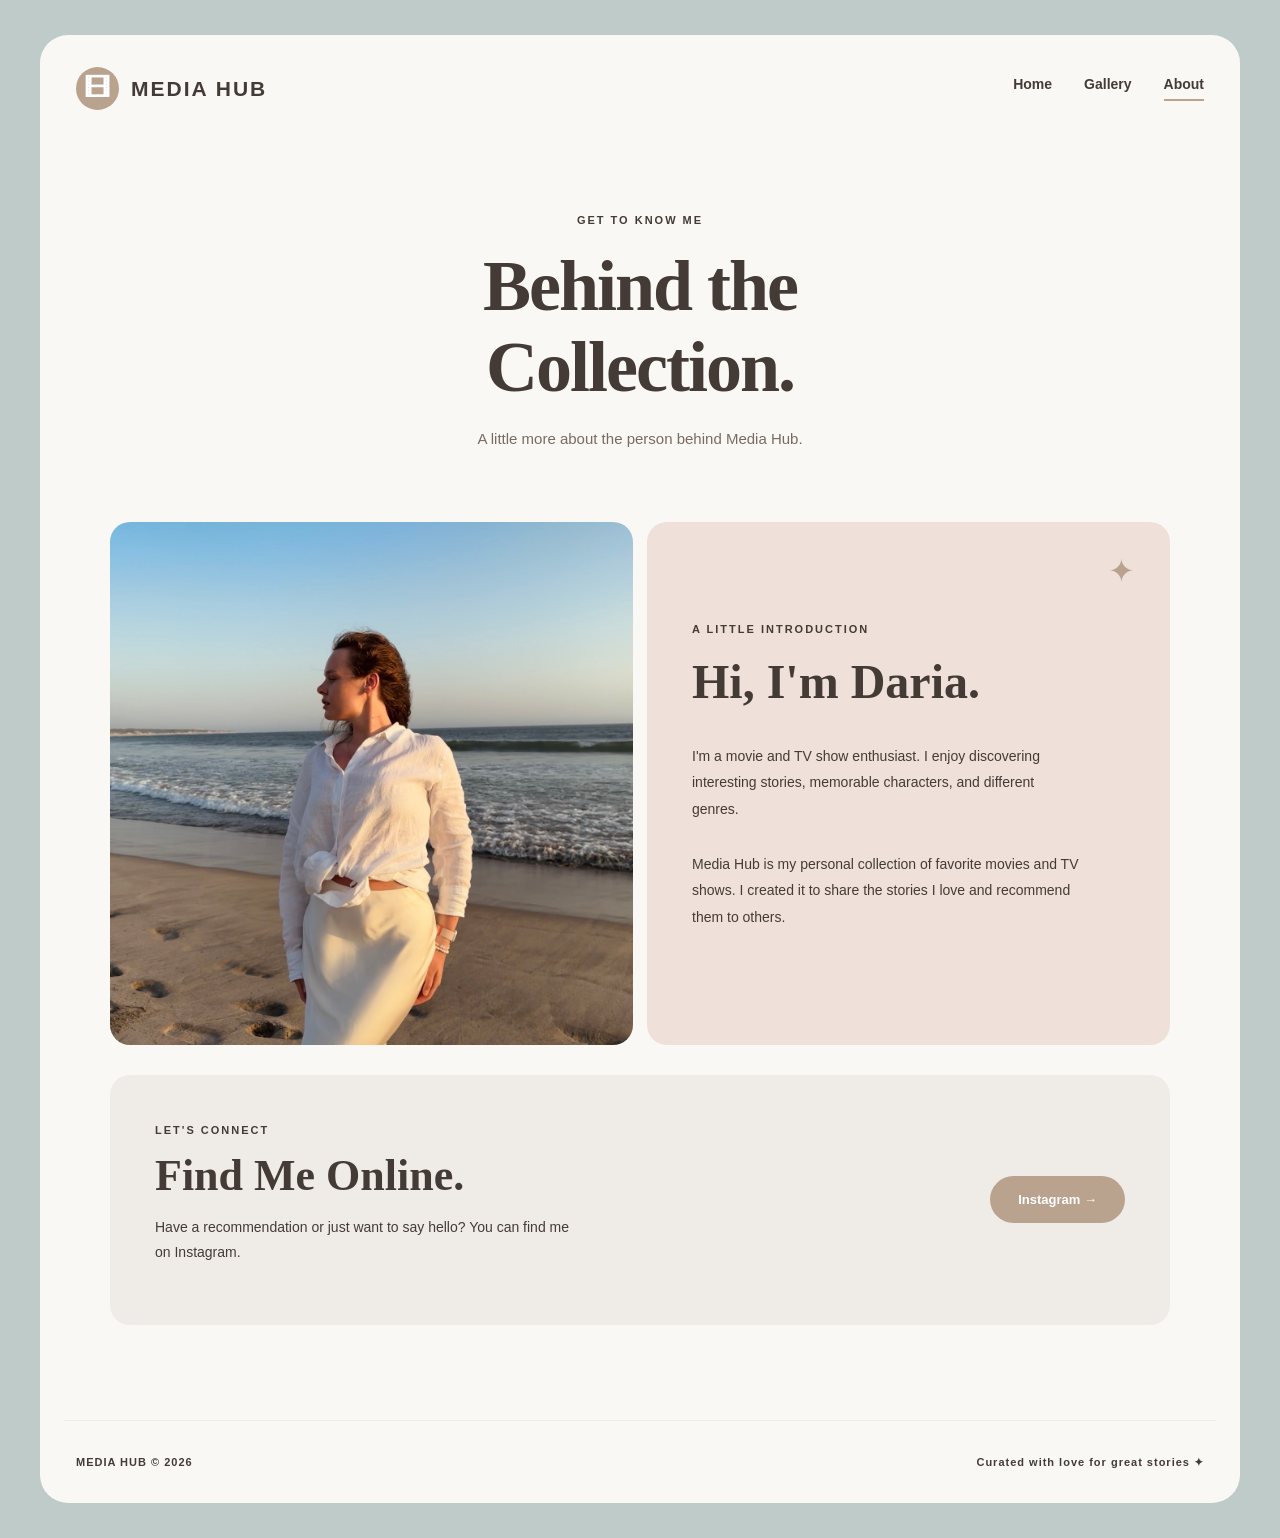
<file: pages/contact.html>
<!DOCTYPE html>
<html lang="en">

<head>
    <meta charset="UTF-8">
    <meta name="viewport" content="width=device-width, initial-scale=1.0">
    <title>Contact Me | Media Hub</title>
    <link rel="stylesheet" href="../style.css">
</head>

<body>

    <div class="site-container">

        <header id="contact-header" class="header">

            <a href="../index.html" class="logo">
                <span class="logo-icon">🎞</span>
                MEDIA HUB
            </a>

            <nav id="contact-navigation" class="navigation">
                <a href="../index.html">Home</a>
                <a href="gallery.html">Gallery</a>
                <a href="contact.html" class="active">About</a>
            </nav>

        </header>

        <main id="contact-main" class="contact-main">

            <section class="contact-intro">
                <span class="eyebrow">GET TO KNOW ME</span>
                <h1 id="contact-title">
                    Behind the<br>
                    Collection.
                </h1>
                <p>
                    A little more about the person behind Media Hub.
                </p>
            </section>

            <section id="about-me" class="contact-feature">

                <div class="contact-photo">
                    <img
                        id="about-me-image"
                        src="../photos/about-me.jpeg"
                        alt="My photo">
                </div>

                <div class="contact-about">
                    <span class="eyebrow">A LITTLE INTRODUCTION</span>

                    <h2>Hi, I'm Daria.</h2>

                    <p>
                        I'm a movie and TV show enthusiast.
                        I enjoy discovering interesting stories,
                        memorable characters, and different genres.
                    </p>

                    <p>
                        Media Hub is my personal collection of
                        favorite movies and TV shows.
                        I created it to share the stories I love
                        and recommend them to others.
                    </p>

                    <span class="contact-sparkle">✦</span>
                </div>

            </section>

            <section id="my-socials" class="socials-feature">

                <div>
                    <span class="eyebrow">LET'S CONNECT</span>
                    <h2>Find Me Online.</h2>
                    <p>
                        Have a recommendation or just want to say hello?
                        You can find me on Instagram.
                    </p>
                </div>

                <a
                    id="instagram-link"
                    class="social-button"
                    href="https://www.instagram.com/dgussugd/"
                    target="_blank"
                    rel="noopener noreferrer">
                    Instagram &rarr;
                </a>

            </section>

        </main>

        <footer id="contact-footer" class="footer">
            <span>MEDIA HUB © 2026</span>
            <span>Curated with love for great stories ✦</span>
        </footer>

    </div>

</body>
</html>
</file>
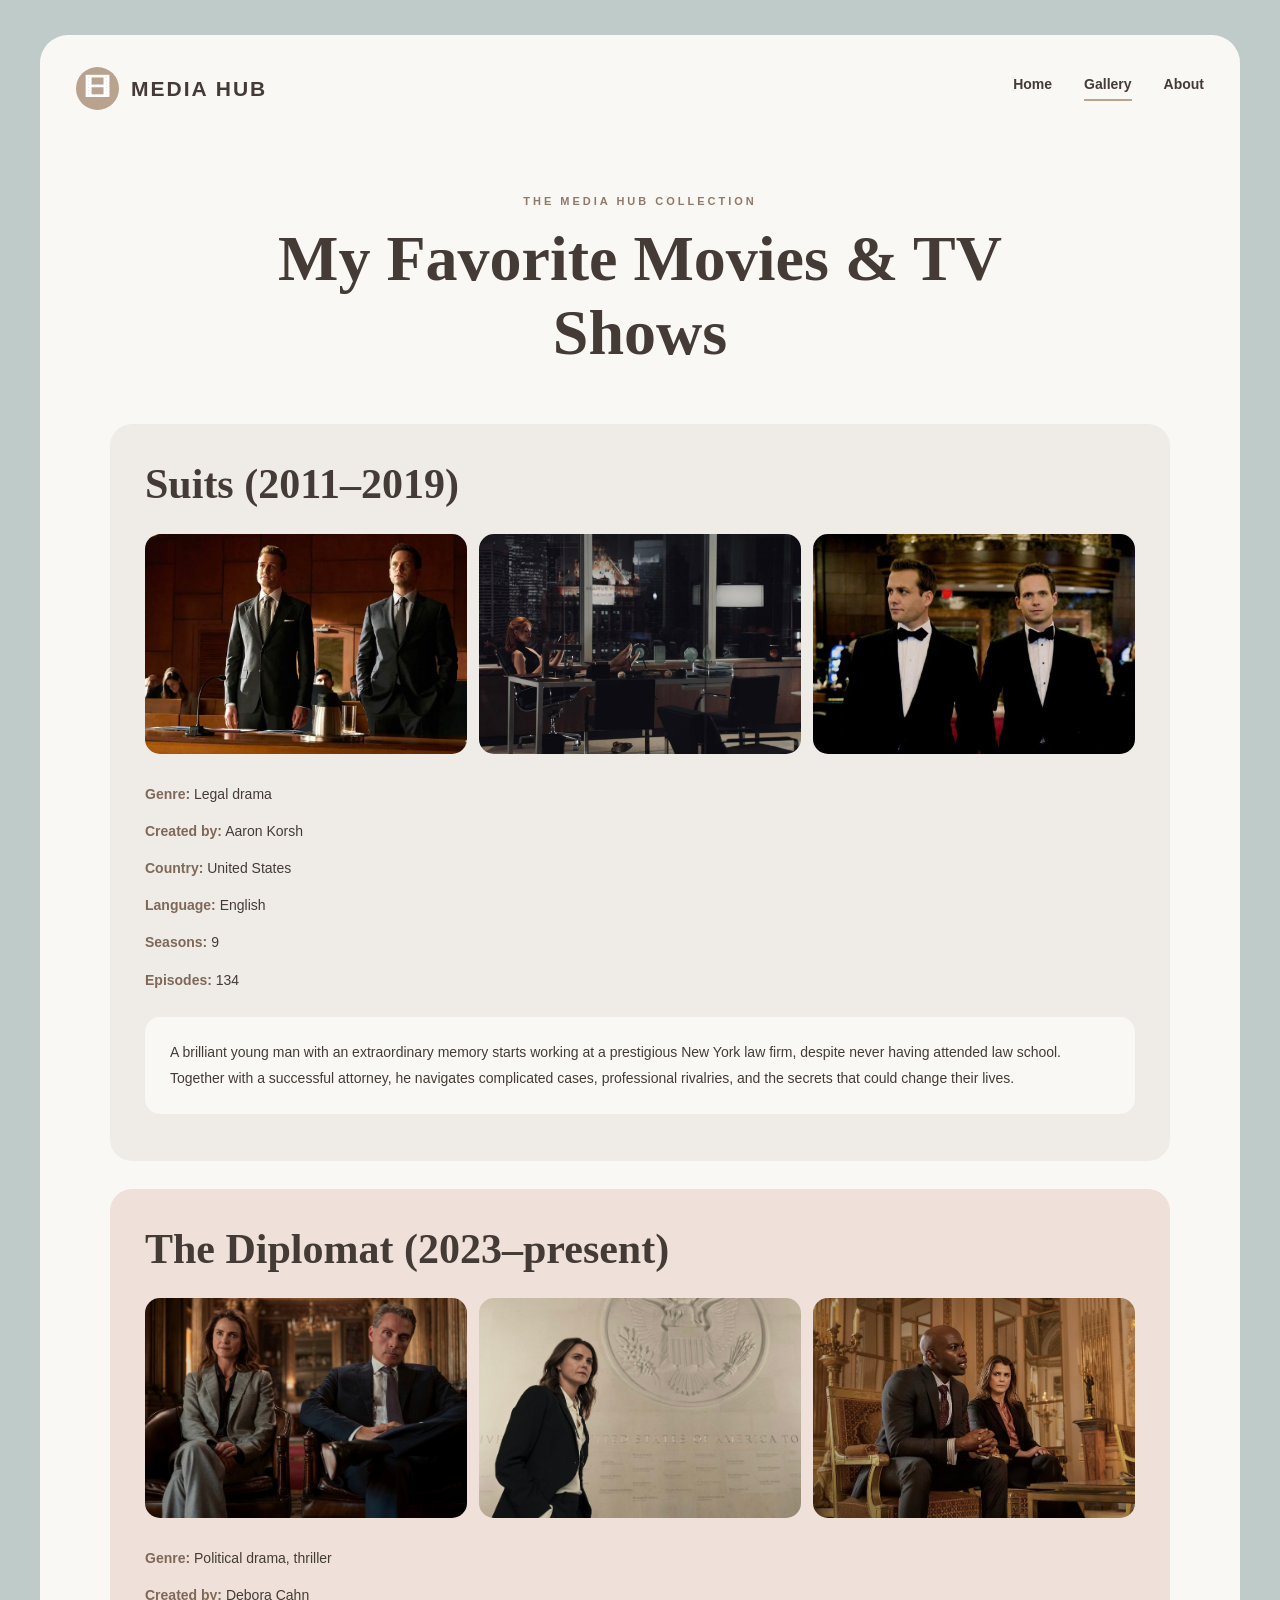
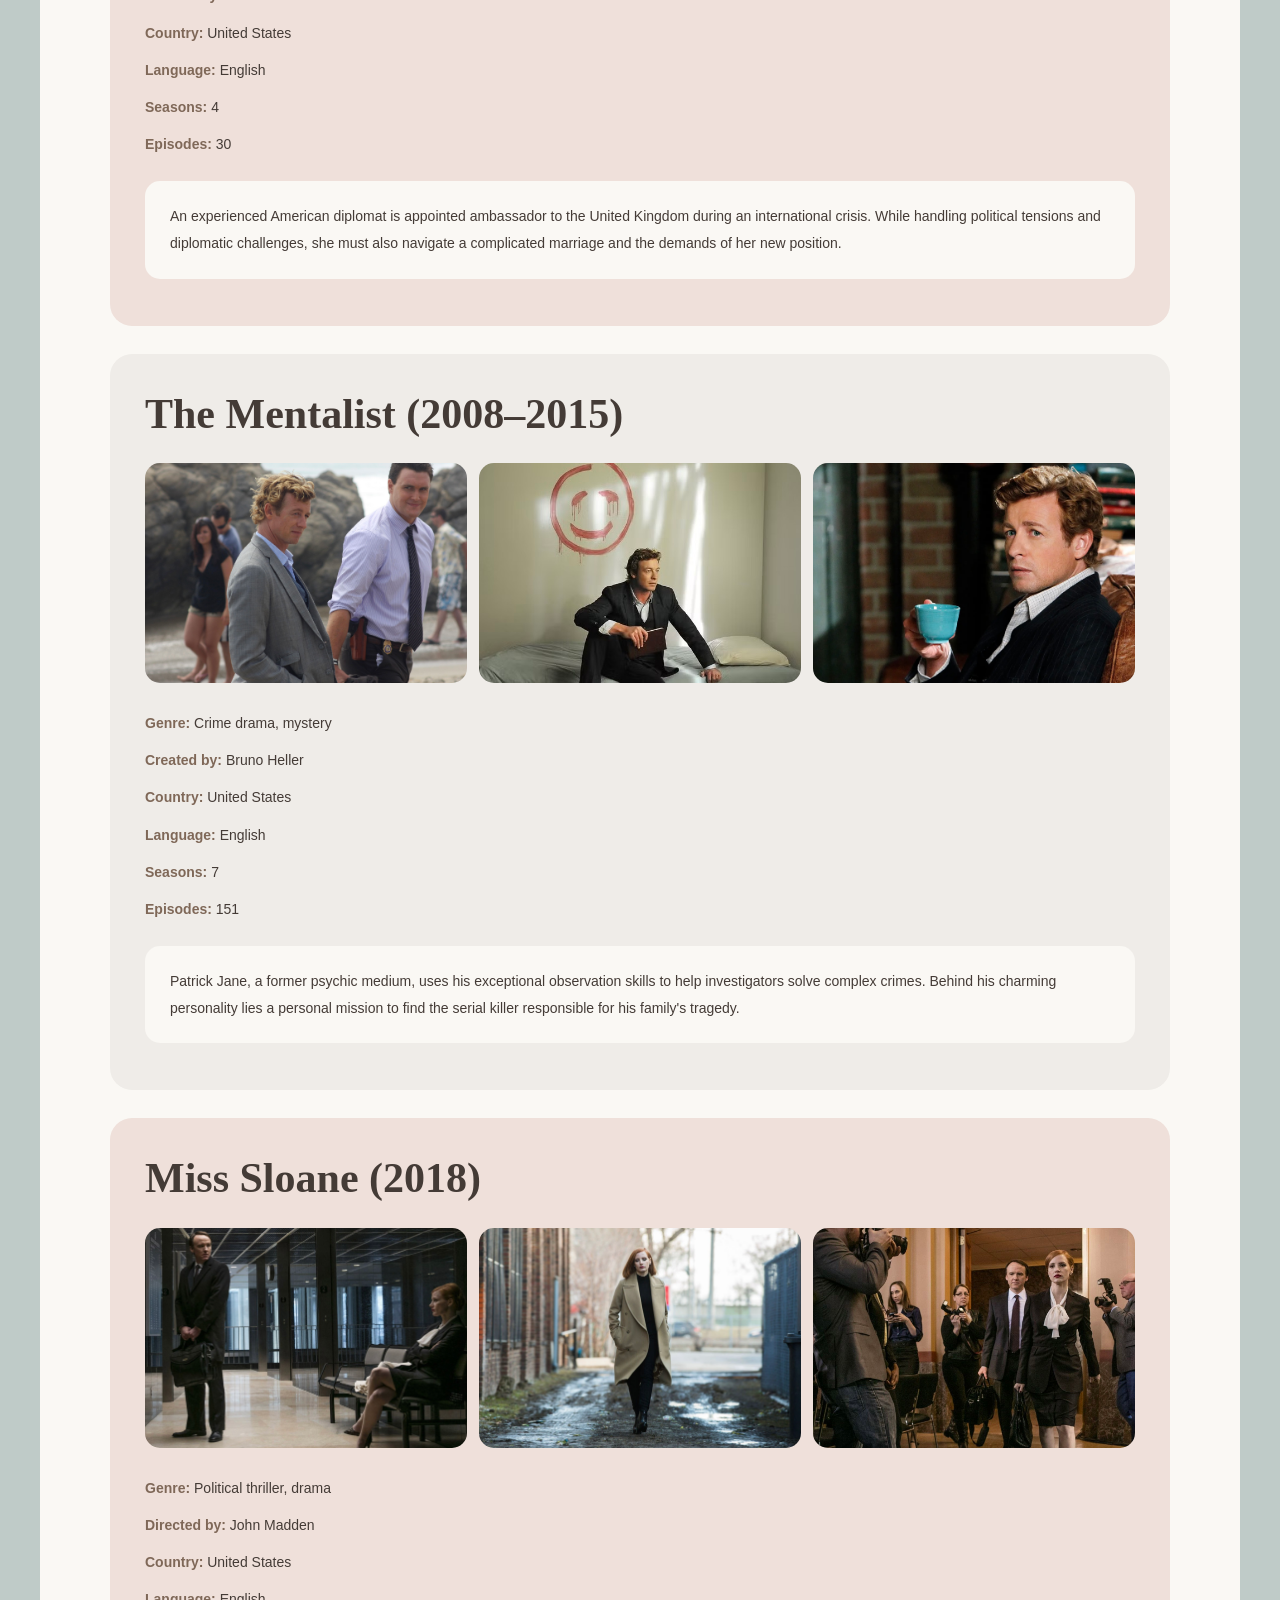
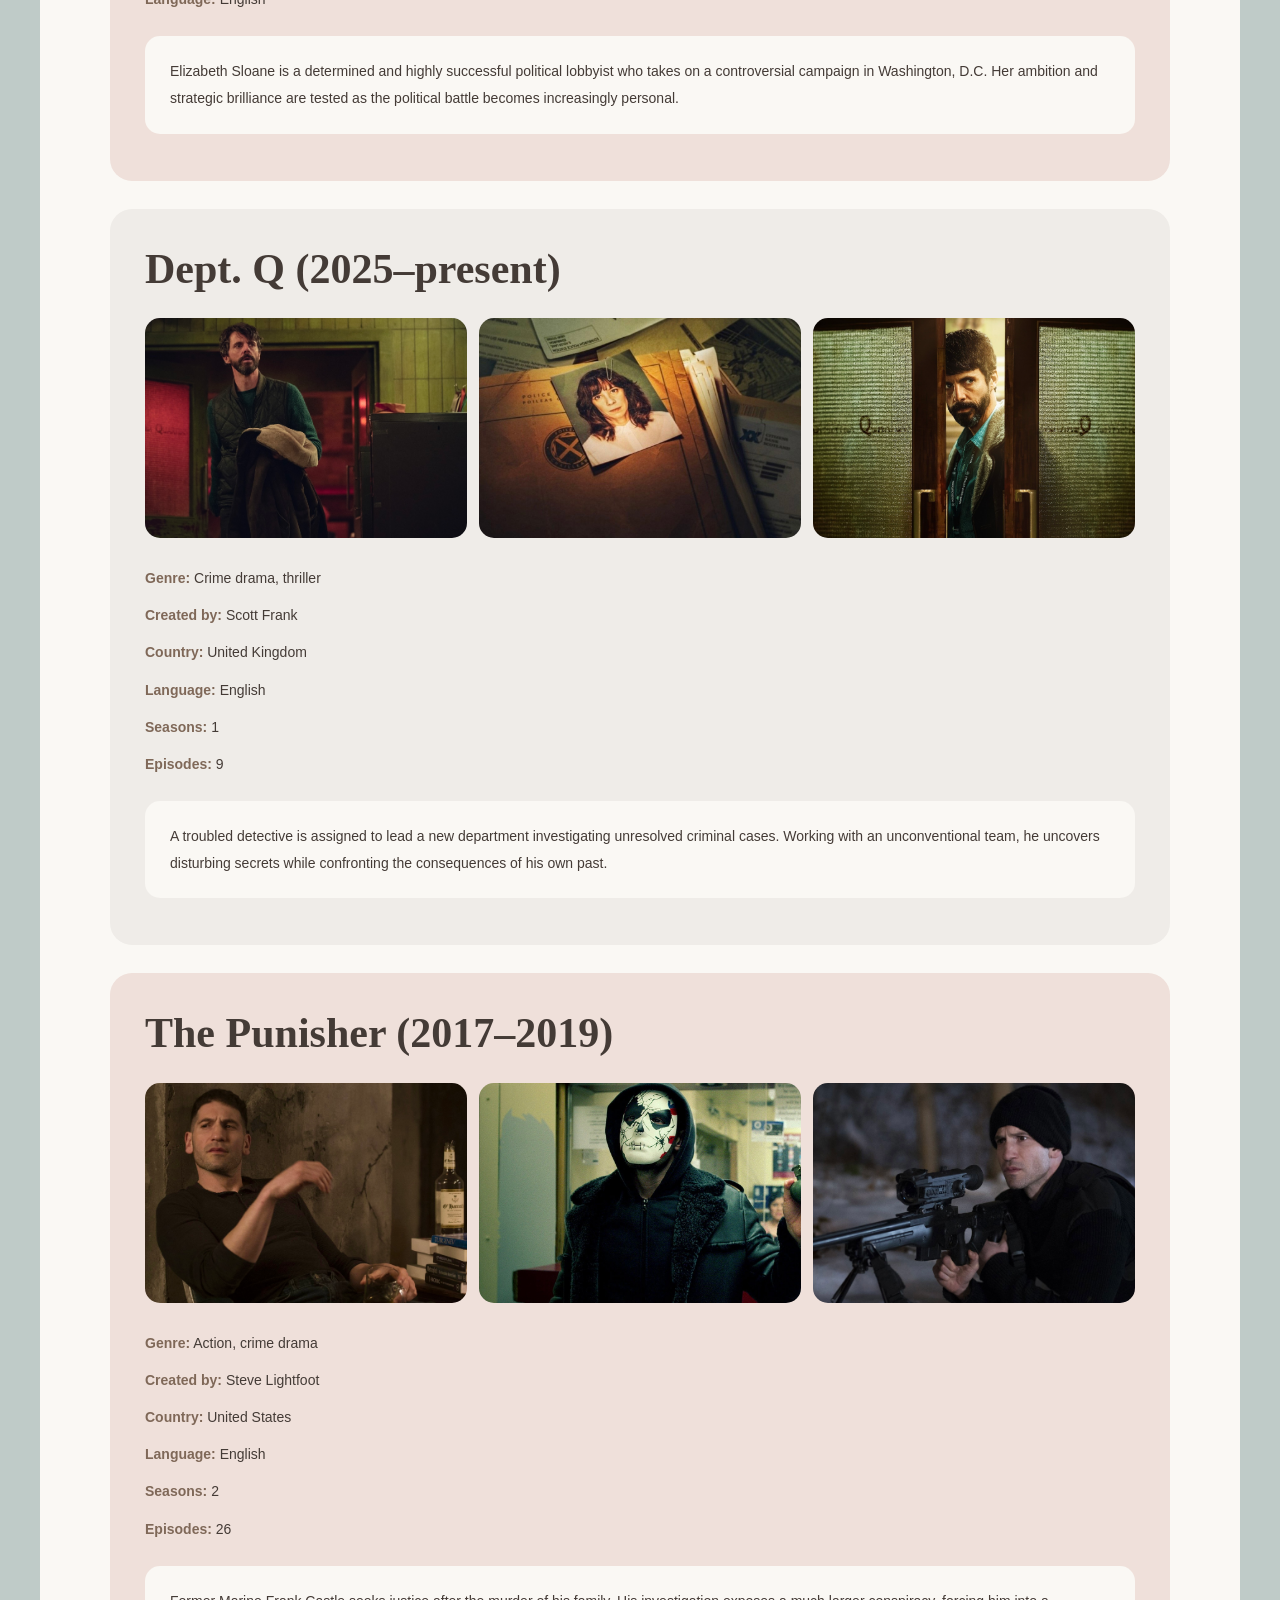
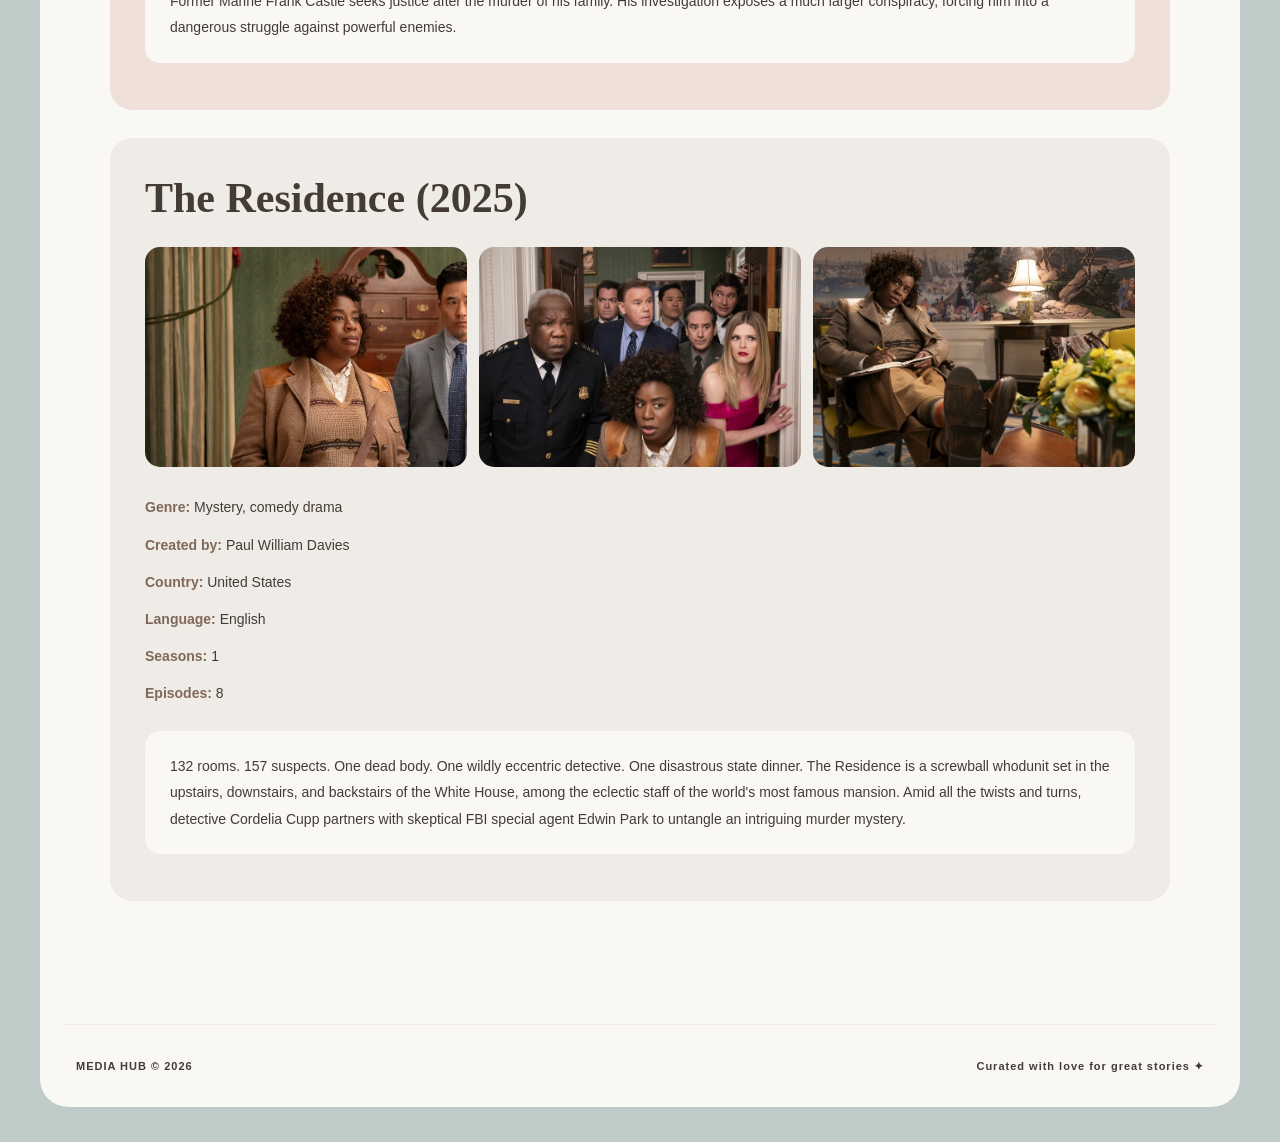
<file: pages/gallery.html>
<!DOCTYPE html>
<html lang="en">

<head>
    <meta charset="UTF-8">
    <meta name="viewport" content="width=device-width, initial-scale=1.0">
    <title>My Favorite Movies & TV Shows | Media Hub</title>
    <link rel="stylesheet" href="../style.css">
</head>

<body>

    <div class="site-container">

        <header id="gallery-header" class="header">

            <a href="../index.html" class="logo">
                <span class="logo-icon">🎞</span>
                MEDIA HUB
            </a>

            <nav id="gallery-navigation" class="navigation">
                <a href="../index.html">Home</a>
                <a href="gallery.html" class="active">Gallery</a>
                <a href="contact.html">About</a>
            </nav>

        </header>

        <main id="gallery-main" class="gallery-main">

            <p class="gallery-eyebrow">
                THE MEDIA HUB COLLECTION
            </p>

            <h1 id="gallery-title" class="title">
                My Favorite Movies &amp; TV Shows
            </h1>

            <!-- SUITS -->

            <section id="suits" class="movie-section">

                <h2 class="movie-title">Suits (2011–2019)</h2>

                <div class="movie-images">
                    <img class="movie-image"
                         src="../photos/suits-1.jpeg"
                         alt="Suits scene 1">

                    <img class="movie-image"
                         src="../photos/suits-2.JPG"
                         alt="Suits scene 2">

                    <img class="movie-image"
                         src="../photos/suits-3.JPG"
                         alt="Suits scene 3">
                </div>

                <p><strong>Genre:</strong> Legal drama</p>
                <p><strong>Created by:</strong> Aaron Korsh</p>
                <p><strong>Country:</strong> United States</p>
                <p><strong>Language:</strong> English</p>
                <p><strong>Seasons:</strong> 9</p>
                <p><strong>Episodes:</strong> 134</p>

                <p class="plot">
                    A brilliant young man with an extraordinary memory
                    starts working at a prestigious New York law firm,
                    despite never having attended law school.
                    Together with a successful attorney, he navigates
                    complicated cases, professional rivalries,
                    and the secrets that could change their lives.
                </p>

            </section>

            <!-- THE DIPLOMAT -->

            <section id="the-diplomat" class="movie-section">

                <h2 class="movie-title">The Diplomat (2023–present)</h2>

                <div class="movie-images">
                    <img class="movie-image"
                         src="../photos/the-diplomat-1.JPG"
                         alt="The Diplomat scene 1">

                    <img class="movie-image"
                         src="../photos/the-diplomat-2.JPG"
                         alt="The Diplomat scene 2">

                    <img class="movie-image"
                         src="../photos/the-diplomat-3.JPG"
                         alt="The Diplomat scene 3">
                </div>

                <p><strong>Genre:</strong> Political drama, thriller</p>
                <p><strong>Created by:</strong> Debora Cahn</p>
                <p><strong>Country:</strong> United States</p>
                <p><strong>Language:</strong> English</p>
                <p><strong>Seasons:</strong> 4</p>
                <p><strong>Episodes:</strong> 30</p>

                <p class="plot">
                    An experienced American diplomat is appointed
                    ambassador to the United Kingdom during an
                    international crisis. While handling political
                    tensions and diplomatic challenges, she must
                    also navigate a complicated marriage and
                    the demands of her new position.
                </p>

            </section>

            <!-- THE MENTALIST -->

            <section id="the-mentalist" class="movie-section">

                <h2 class="movie-title">The Mentalist (2008–2015)</h2>

                <div class="movie-images">
                    <img class="movie-image"
                         src="../photos/the-mentalist-1.JPG"
                         alt="The Mentalist scene 1">

                    <img class="movie-image"
                         src="../photos/the-mentalist-2.jpeg"
                         alt="The Mentalist scene 2">

                    <img class="movie-image"
                         src="../photos/the-mentalist-3.jpeg"
                         alt="The Mentalist scene 3">
                </div>

                <p><strong>Genre:</strong> Crime drama, mystery</p>
                <p><strong>Created by:</strong> Bruno Heller</p>
                <p><strong>Country:</strong> United States</p>
                <p><strong>Language:</strong> English</p>
                <p><strong>Seasons:</strong> 7</p>
                <p><strong>Episodes:</strong> 151</p>

                <p class="plot">
                    Patrick Jane, a former psychic medium,
                    uses his exceptional observation skills
                    to help investigators solve complex crimes.
                    Behind his charming personality lies a
                    personal mission to find the serial killer
                    responsible for his family's tragedy.
                </p>

            </section>

            <!-- MISS SLOANE -->

            <section id="miss-sloane" class="movie-section">

                <h2 class="movie-title">Miss Sloane (2018)</h2>

                <div class="movie-images">
                    <img class="movie-image"
                         src="../photos/miss-sloane-1.JPG"
                         alt="Miss Sloane scene 1">

                    <img class="movie-image"
                         src="../photos/miss-sloane-2.JPG"
                         alt="Miss Sloane scene 2">

                    <img class="movie-image"
                         src="../photos/miss-sloane-3.JPG"
                         alt="Miss Sloane scene 3">
                </div>

                <p><strong>Genre:</strong> Political thriller, drama</p>
                <p><strong>Directed by:</strong> John Madden</p>
                <p><strong>Country:</strong> United States</p>
                <p><strong>Language:</strong> English</p>

                <p class="plot">
                    Elizabeth Sloane is a determined and highly
                    successful political lobbyist who takes on
                    a controversial campaign in Washington, D.C.
                    Her ambition and strategic brilliance are
                    tested as the political battle becomes
                    increasingly personal.
                </p>

            </section>

            <!-- DEPT. Q -->

            <section id="dept-q" class="movie-section">

                <h2 class="movie-title">Dept. Q (2025–present)</h2>

                <div class="movie-images">
                    <img class="movie-image"
                         src="../photos/deptq-1.JPG"
                         alt="Dept. Q scene 1">

                    <img class="movie-image"
                         src="../photos/deptq-2.JPG"
                         alt="Dept. Q scene 2">

                    <img class="movie-image"
                         src="../photos/deptq-3.JPG"
                         alt="Dept. Q scene 3">
                </div>

                <p><strong>Genre:</strong> Crime drama, thriller</p>
                <p><strong>Created by:</strong> Scott Frank</p>
                <p><strong>Country:</strong> United Kingdom</p>
                <p><strong>Language:</strong> English</p>
                <p><strong>Seasons:</strong> 1</p>
                <p><strong>Episodes:</strong> 9</p>

                <p class="plot">
                    A troubled detective is assigned to lead
                    a new department investigating unresolved
                    criminal cases. Working with an unconventional
                    team, he uncovers disturbing secrets while
                    confronting the consequences of his own past.
                </p>

            </section>

            <!-- THE PUNISHER -->

            <section id="the-punisher" class="movie-section">

                <h2 class="movie-title">The Punisher (2017–2019)</h2>

                <div class="movie-images">
                    <img class="movie-image"
                         src="../photos/the-punisher-1.JPG"
                         alt="The Punisher scene 1">

                    <img class="movie-image"
                         src="../photos/the-punisher-2.JPG"
                         alt="The Punisher scene 2">

                    <img class="movie-image"
                         src="../photos/the-punisher-3.JPG"
                         alt="The Punisher scene 3">
                </div>

                <p><strong>Genre:</strong> Action, crime drama</p>
                <p><strong>Created by:</strong> Steve Lightfoot</p>
                <p><strong>Country:</strong> United States</p>
                <p><strong>Language:</strong> English</p>
                <p><strong>Seasons:</strong> 2</p>
                <p><strong>Episodes:</strong> 26</p>

                <p class="plot">
                    Former Marine Frank Castle seeks justice
                    after the murder of his family.
                    His investigation exposes a much larger
                    conspiracy, forcing him into a dangerous
                    struggle against powerful enemies.
                </p>

            </section>

            <!-- THE RESIDENCE -->

            <section id="the-residence" class="movie-section">

                <h2 class="movie-title">The Residence (2025)</h2>

                <div class="movie-images">
                    <img class="movie-image"
                         src="../photos/the-residence-1.JPG"
                         alt="The Residence scene 1">

                    <img class="movie-image"
                         src="../photos/the-residence-2.JPG"
                         alt="The Residence scene 2">

                    <img class="movie-image"
                         src="../photos/the-residence-3.JPG"
                         alt="The Residence scene 3">
                </div>

                <p><strong>Genre:</strong> Mystery, comedy drama</p>
                <p><strong>Created by:</strong> Paul William Davies</p>
                <p><strong>Country:</strong> United States</p>
                <p><strong>Language:</strong> English</p>
                <p><strong>Seasons:</strong> 1</p>
                <p><strong>Episodes:</strong> 8</p>

                <p class="plot">
                    132 rooms. 157 suspects. One dead body. One wildly eccentric detective.
                    One disastrous state dinner. The Residence is a screwball whodunit set
                    in the upstairs, downstairs, and backstairs of the White House, among
                    the eclectic staff of the world's most famous mansion. Amid all the
                    twists and turns, detective Cordelia Cupp partners with skeptical FBI
                    special agent Edwin Park to untangle an intriguing murder mystery.
                </p>

            </section>

        </main>

        <footer id="gallery-footer" class="footer">
            <span>MEDIA HUB © 2026</span>
            <span>Curated with love for great stories ✦</span>
        </footer>

    </div>

</body>
</html>
</file>
<file: style.css>
:root {
    --pale-dove: #EFECE8;
    --warm-porcelain: #EFE0DA;
    --foggy-mineral: #BFCBC8;
    --desert-taupe: #B9A28E;
    --text: #443B36;
    --white: #FAF8F4;
}

* {
    box-sizing: border-box;
}

html {
    scroll-behavior: smooth;
}

body {
    margin: 0;
    padding: 35px 20px;
    background-color: var(--foggy-mineral);
    color: var(--text);
    font-family: 'DM Sans', Arial, sans-serif;
}

h1, h2, h3 {
    font-family: 'Playfair Display', Georgia, serif;
}

a {
    color: inherit;
    text-decoration: none;
}

img {
    max-width: 100%;
}

.site-container {
    max-width: 1200px;
    margin: 0 auto;
    padding: 24px;
    background-color: var(--white);
    border-radius: 28px;
}

/* HEADER */

.header {
    display: flex;
    align-items: center;
    justify-content: space-between;
    gap: 20px;
    padding: 8px 12px 30px;
}

.logo {
    display: flex;
    align-items: center;
    gap: 12px;
    font-size: 21px;
    font-weight: 700;
    letter-spacing: 2px;
}

.logo-icon {
    display: grid;
    place-items: center;
    width: 43px;
    height: 43px;
    border-radius: 50%;
    background-color: var(--desert-taupe);
    color: white;
    font-size: 26px;
}

.navigation {
    display: flex;
    align-items: center;
    gap: 32px;
}

.navigation a {
    font-size: 14px;
    font-weight: 600;
    padding-bottom: 7px;
    border-bottom: 2px solid transparent;
}

.navigation a:hover,
.navigation a.active {
    border-bottom-color: var(--desert-taupe);
}

/* HERO */

.hero {
    display: grid;
    grid-template-columns: 1fr 1fr;
    gap: 12px;
    min-height: 430px;
}

.hero-content {
    position: relative;
    display: flex;
    flex-direction: column;
    align-items: flex-start;
    justify-content: center;
    padding: 55px 45px;
    background-color: var(--warm-porcelain);
    border-radius: 20px;
    overflow: hidden;
}

.eyebrow {
    font-size: 11px;
    font-weight: 700;
    letter-spacing: 2px;
}

.hero h1 {
    margin: 22px 0;
    font-size: clamp(42px, 5vw, 70px);
    line-height: 1.1;
    letter-spacing: -2px;
}

.hero p {
    max-width: 330px;
    margin: 0 0 28px;
    font-size: 15px;
    line-height: 1.8;
}

.primary-button {
    display: inline-block;
    padding: 15px 24px;
    border-radius: 30px;
    background-color: var(--desert-taupe);
    color: white;
    font-size: 13px;
    font-weight: 700;
    transition: 0.2s;
}

.primary-button:hover {
    background-color: #9F8773;
    transform: translateY(-2px);
}

.hero-decoration {
    position: absolute;
    top: 55px;
    right: 35px;
    font-size: 34px;
    color: var(--desert-taupe);
}

.hero-image {
    overflow: hidden;
    border-radius: 20px;
    background-color: var(--pale-dove);
}

.hero-image img {
    display: block;
    width: 100%;
    height: 100%;
    object-fit: cover;
}

/* FAVORITES */

.favorites {
    padding: 65px 0;
}

.section-heading {
    display: flex;
    justify-content: space-between;
    align-items: end;
    gap: 20px;
    margin-bottom: 26px;
}

.section-heading h2 {
    margin: 10px 0 0;
    font-size: clamp(32px, 4vw, 48px);
}

.section-heading h2 span {
    color: var(--desert-taupe);
}

.text-link {
    font-size: 13px;
    font-weight: 700;
    border-bottom: 1px solid var(--desert-taupe);
    padding-bottom: 6px;
}

.favorites-grid {
    display: grid;
    grid-template-columns: repeat(4, 1fr);
    gap: 15px;
}

.favorite-card img {
    display: block;
    width: 100%;
    height: 230px;
    object-fit: cover;
    border-radius: 16px;
    background-color: var(--warm-porcelain);
    transition: transform 0.2s;
}

.favorite-card img:hover {
    transform: translateY(-4px);
}

.favorite-card h3 {
    margin: 14px 0 4px;
    font-size: 21px;
}

.favorite-card p {
    margin: 0;
    color: #796B62;
    font-size: 12px;
}

/* ABOUT FEATURE */

.about-feature {
    display: grid;
    grid-template-columns: 1.1fr 0.9fr;
    gap: 40px;
    align-items: center;
    padding: 20px;
    border-top: 3px solid var(--desert-taupe);
}

.about-image {
    height: 350px;
    overflow: hidden;
    border-radius: 18px;
    background-color: var(--pale-dove);
}

.about-image img {
    width: 100%;
    height: 100%;
    object-fit: cover;
}

.about-content {
    padding: 20px;
}

.about-content h2 {
    margin: 18px 0;
    font-size: clamp(36px, 4vw, 55px);
    line-height: 1.15;
}

.about-content p {
    max-width: 350px;
    font-size: 14px;
    line-height: 1.9;
    margin-bottom: 25px;
}

.outline-button {
    display: inline-block;
    padding: 13px 22px;
    border: 1px solid var(--desert-taupe);
    border-radius: 30px;
    font-size: 13px;
    font-weight: 700;
}

.outline-button:hover {
    background-color: var(--warm-porcelain);
}

/* FOOTER */

.footer {
    display: flex;
    justify-content: space-between;
    gap: 15px;
    padding: 35px 12px 10px;
    margin-top: 35px;
    border-top: 1px solid var(--pale-dove);
    font-size: 11px;
    font-weight: 600;
    letter-spacing: 1px;
}

/* EXISTING GALLERY AND CONTACT PAGES */

.gallery-main,
.contact-main {
    max-width: 1100px;
    margin: 35px auto;
    padding: 20px;
}

.title {
    text-align: center;
    font-size: 48px;
}

.movie-section,
.contact-section {
    margin: 30px auto;
    padding: 30px;
    background-color: var(--warm-porcelain);
    border-radius: 20px;
}

.movie-title,
.section-title {
    font-size: 30px;
}

.movie-images {
    display: flex;
    flex-wrap: wrap;
    gap: 12px;
}

.movie-image {
    width: 30%;
    min-width: 180px;
    border-radius: 12px;
    object-fit: cover;
}

.movie-section p,
.contact-section p {
    line-height: 1.8;
}

.plot {
    padding: 20px;
    background-color: var(--pale-dove);
    border-radius: 12px;
}

.profile-image {
    border-radius: 20px;
}

.social-link {
    color: #846A56;
    font-weight: 700;
}

/* MOBILE */

@media (max-width: 768px) {
    body {
        padding: 10px;
    }

    .site-container {
        padding: 15px;
    }

    .header {
        flex-direction: column;
    }

    .hero,
    .about-feature {
        grid-template-columns: 1fr;
    }

    .hero-content {
        padding: 45px 25px;
    }

    .hero-image {
        height: 260px;
    }

    .favorites-grid {
        grid-template-columns: repeat(2, 1fr);
    }

    .favorite-card img {
        height: 180px;
    }

    .about-image {
        height: 260px;
    }

    .footer {
        flex-direction: column;
    }
}

@media (max-width: 420px) {
    .favorites-grid {
        grid-template-columns: 1fr;
    }

    .navigation {
        gap: 18px;
    }

    .hero h1 {
        font-size: 42px;
    }
}

/* GALLERY PAGE */

.gallery-main {
    max-width: 1080px;
    margin: 0 auto;
    padding: 30px 10px 60px;
}

.gallery-eyebrow {
    margin-top: 25px;
    text-align: center;
    font-size: 11px;
    font-weight: 700;
    letter-spacing: 3px;
    color: #8F7969;
}

#gallery-title {
    max-width: 800px;
    margin: 15px auto 55px;
    font-family: 'Playfair Display', Georgia, serif;
    font-size: clamp(36px, 5vw, 64px);
    line-height: 1.15;
    text-align: center;
    color: var(--text);
}

.movie-section {
    margin: 0 0 28px;
    padding: 35px;
    background-color: var(--pale-dove);
    border-radius: 22px;
}

.movie-section:nth-of-type(even) {
    background-color: var(--warm-porcelain);
}

.movie-title {
    margin: 0 0 24px;
    font-family: 'Playfair Display', Georgia, serif;
    font-size: clamp(28px, 4vw, 42px);
    line-height: 1.2;
}

.movie-images {
    display: grid;
    grid-template-columns: repeat(3, minmax(0, 1fr));
    gap: 12px;
    margin-bottom: 28px;
}

.movie-image {
    display: block;
    width: 100%;
    min-width: 0;
    height: 220px;
    object-fit: cover;
    border: none;
    border-radius: 15px;
    transition: transform 0.2s ease;
}

.movie-image:hover {
    transform: translateY(-4px);
}

.movie-section p {
    margin: 12px 0;
    font-size: 14px;
    line-height: 1.8;
}

.movie-section strong {
    color: #7F6858;
}

.movie-section .plot {
    margin-top: 24px;
    padding: 22px 25px;
    background-color: var(--white);
    border-radius: 15px;
    line-height: 1.9;
}

@media (max-width: 768px) {
    .movie-section {
        padding: 22px;
    }

    .movie-images {
        grid-template-columns: repeat(2, minmax(0, 1fr));
    }

    .movie-image {
        height: 180px;
    }
}

@media (max-width: 480px) {
    .movie-images {
        grid-template-columns: 1fr;
    }

    .movie-image {
        height: 230px;
    }
}

/* ABOUT ME PAGE */

.contact-main {
    max-width: 1080px;
    margin: 0 auto;
    padding: 25px 10px 60px;
}

.contact-intro {
    padding: 45px 20px 55px;
    text-align: center;
}

.contact-intro h1 {
    margin: 18px 0;
    font-size: clamp(42px, 6vw, 72px);
    line-height: 1.12;
    letter-spacing: -2px;
}

.contact-intro p {
    font-size: 15px;
    line-height: 1.8;
    color: #796B62;
}

.contact-feature {
    display: grid;
    grid-template-columns: 1fr 1fr;
    gap: 14px;
    min-height: 420px;
}

.contact-photo {
    overflow: hidden;
    border-radius: 20px;
    background-color: var(--foggy-mineral);
}

.contact-photo img {
    display: block;
    width: 100%;
    height: 100%;
    min-height: 420px;
    object-fit: cover;
}

.contact-about {
    position: relative;
    display: flex;
    flex-direction: column;
    justify-content: center;
    padding: 45px;
    background-color: var(--warm-porcelain);
    border-radius: 20px;
}

.contact-about h2 {
    margin: 18px 0;
    font-size: clamp(32px, 4vw, 48px);
    line-height: 1.2;
}

.contact-about p {
    max-width: 390px;
    font-size: 14px;
    line-height: 1.9;
}

.contact-sparkle {
    position: absolute;
    right: 35px;
    top: 30px;
    color: var(--desert-taupe);
    font-size: 32px;
}

.socials-feature {
    display: flex;
    align-items: center;
    justify-content: space-between;
    gap: 30px;
    margin-top: 30px;
    padding: 45px;
    background-color: var(--pale-dove);
    border-radius: 20px;
}

.socials-feature h2 {
    margin: 12px 0;
    font-size: clamp(30px, 4vw, 44px);
}

.socials-feature p {
    max-width: 430px;
    font-size: 14px;
    line-height: 1.8;
}

.social-button {
    display: inline-block;
    flex-shrink: 0;
    padding: 16px 28px;
    background-color: var(--desert-taupe);
    border-radius: 30px;
    color: white;
    font-size: 13px;
    font-weight: 700;
    transition: 0.2s;
}

.social-button:hover {
    background-color: #9F8773;
    transform: translateY(-2px);
}

@media (max-width: 768px) {
    .contact-feature {
        grid-template-columns: 1fr;
    }

    .contact-photo img {
        height: 350px;
        min-height: 0;
    }

    .contact-about {
        padding: 35px 25px;
    }

    .socials-feature {
        flex-direction: column;
        align-items: flex-start;
        padding: 30px 25px;
    }
}
</file>
